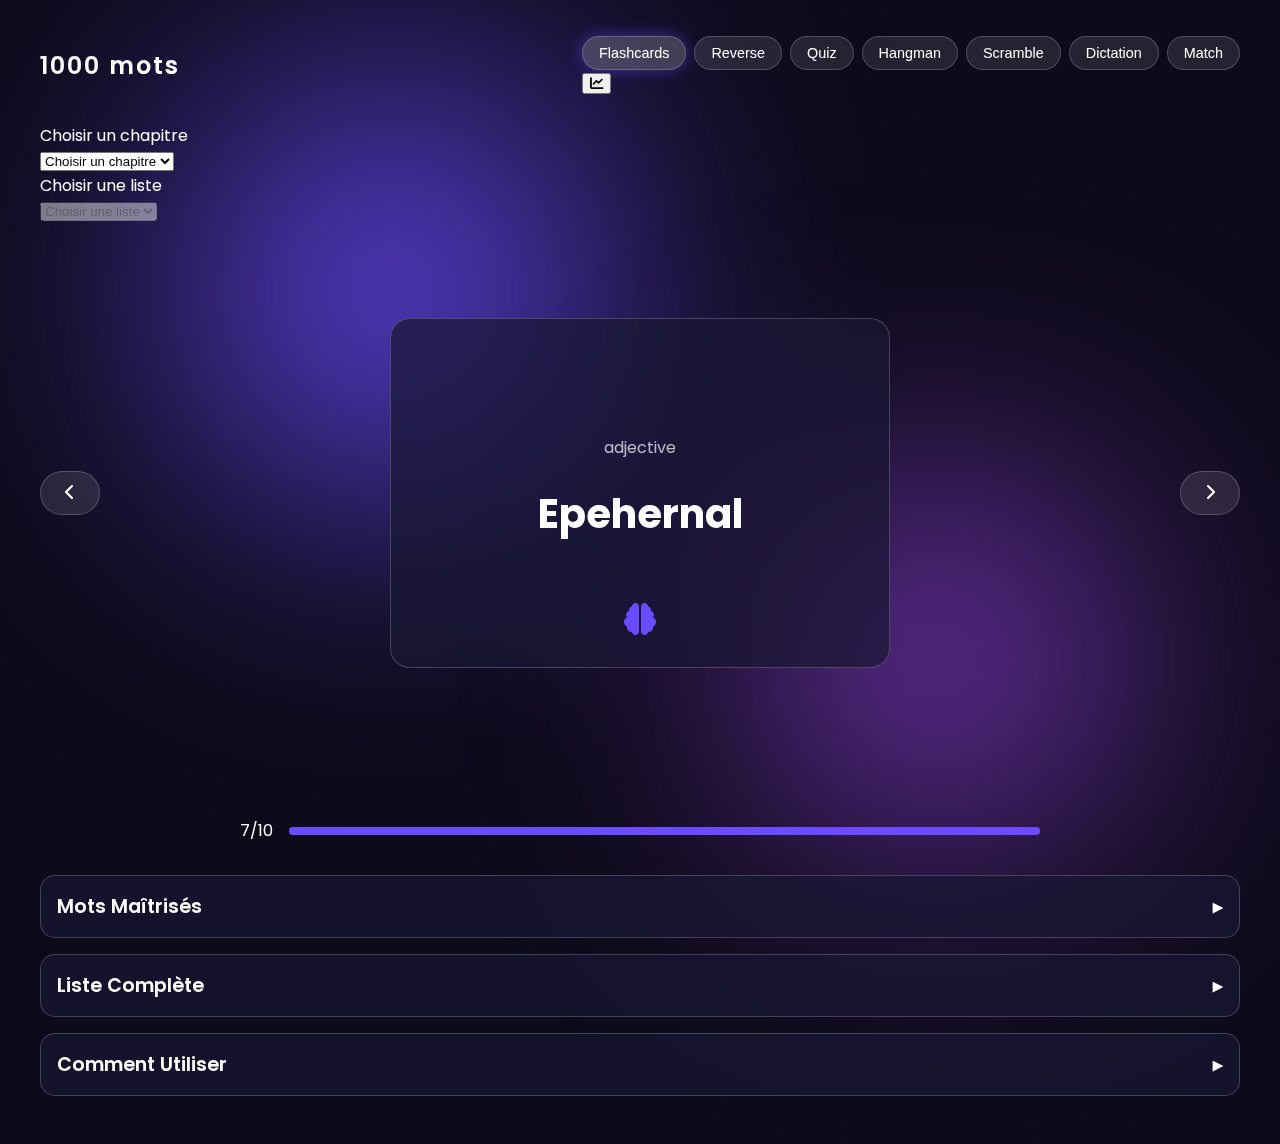
<file: index.html>
<!DOCTYPE html>
<html lang="fr">
<head>
    <meta charset="UTF-8">
    <meta name="viewport" content="width=device-width, initial-scale=1.0">
    <title>1000 mots</title>
    <link href="https://fonts.googleapis.com/css2?family=Poppins:wght@400;600;700&display=swap" rel="stylesheet">
    <link rel="stylesheet" href="https://cdnjs.cloudflare.com/ajax/libs/font-awesome/6.5.2/css/all.min.css">
    <link rel="stylesheet" href="style.css">
</head>
<body>
    <div class="blurry-shapes">
        <div class="shape-1"></div>
        <div class="shape-2"></div>
    </div>

    <div class="container">
        <header>
            <div class="header-left">
                <h1 id="mainTitle">1000 mots</h1>
            </div>
            <div class="header-right">
                <nav class="mode-selector">
                    <button id="flashcardModeBtn" class="active">Flashcards</button>
                    <button id="reverseModeBtn">Reverse</button>
                    <button id="quizModeBtn">Quiz</button>
                    <button id="hangmanModeBtn">Hangman</button>
                    <button id="scrambleModeBtn">Scramble</button>
                    <button id="dictationModeBtn">Dictation</button>
                    <button id="matchModeBtn">Match</button>
                </nav>
                <button id="statsBtn" class="icon-btn" title="Statistiques"><i class="fas fa-chart-line"></i></button>
            </div>
        </header>

        <div class="selectors-container">
            <div class="custom-select-wrapper" id="chapterSelectWrapper">
                <div class="custom-select-trigger">Choisir un chapitre</div>
                <div class="custom-options" id="customChapterOptions">
                    <select id="chapterSelect" class="styled-select hidden-select">
                        <option value="" disabled selected>Choisir un chapitre</option>
                    </select>
                </div>
            </div>
            <div class="custom-select-wrapper" id="subcategorySelectWrapper">
                <div class="custom-select-trigger">Choisir une liste</div>
                <div class="custom-options" id="customSubcategoryOptions">
                    <select id="subcategorySelect" class="styled-select hidden-select" disabled>
                        <option value="" disabled selected>Choisir une liste</option>
                    </select>
                </div>
            </div>
        </div>
        <div id="alertMessage" class="alert-message" style="display:none;"></div>

        <main id="game-zone">
            <div id="flashcardGameContainer" class="game-container active-mode">
                <button class="nav-arrow prev-arrow" id="prevCardBtn"><i class="fas fa-chevron-left"></i></button>

                <div class="card-container">
                    <div id="flashcard" class="card">
                        <div id="front" class="card-face card-front">
                            <span class="word-type">adjective</span>
                            <h2 class="word">Epehernal</h2>
                            <i class="fas fa-brain"></i>
                        </div>
                        <div id="back" class="card-face card-back">
                            <div class="card-content">
                                <p>Fugace, de courte durée</p>
                            </div>
                            <div class="feedback-buttons">
                                <button id="didntKnowBtn">Je ne l'avais pas</button>
                                <button id="masteredBtn">Maîtriser</button>
                                <button id="knewItBtn">Je l'avais</button>
                            </div>
                        </div>
                    </div>
                </div>

                <button class="nav-arrow next-arrow" id="nextCardBtn"><i class="fas fa-chevron-right"></i></button>

                <div class="bottom-ui">
                    <div class="progress-container">
                        <span id="cardCounter">7/10</span>
                        <div class="progress-bar-background">
                            <div id="progressBar" class="progress-bar-foreground"></div>
                        </div>
                    </div>
                </div>
            </div>

            <!-- Other game containers remain the same -->
            <div id="quizGameContainer" class="game-container">
                <div id="quizScore" class="quiz-score">Score: 0 / 0</div>
                <div id="quizQuestion" class="quiz-question"></div>
                <div id="quizOptions" class="quiz-options"></div>
            </div>

            <div id="hangmanGameContainer" class="game-container">
                <svg class="hangman-drawing" viewBox="0 0 200 200">
                    <line x1="10" y1="190" x2="150" y2="190" class="hangman-svg-part" />
                    <line x1="40" y1="190" x2="40" y2="20" class="hangman-svg-part" />
                    <line x1="40" y1="20" x2="120" y2="20" class="hangman-svg-part" />
                    <line x1="120" y1="20" x2="120" y2="40" class="hangman-svg-part" />
                    <circle id="head" cx="120" cy="55" r="15" class="hangman-svg-part" />
                    <line id="body" x1="120" y1="70" x2="120" y2="120" class="hangman-svg-part" />
                    <line id="arm1" x1="120" y1="80" x2="100" y2="100" class="hangman-svg-part" />
                    <line id="arm2" x1="120" y1="80" x2="140" y2="100" class="hangman-svg-part" />
                    <line id="leg1" x1="120" y1="120" x2="100" y2="150" class="hangman-svg-part" />
                    <line id="leg2" x1="120" y1="120" x2="140" y2="150" class="hangman-svg-part" />
                </svg>
                <div id="hangmanWord" class="hangman-word"></div>
                <div id="hangmanLetters" class="hangman-letters"></div>
            </div>

            <div id="scrambleGameContainer" class="game-container">
                <div id="scrambleWord" class="quiz-question"></div>
                <div id="scrambleClue" class="scramble-clue"></div>
                <input type="text" id="scrambleInput" placeholder="Écris le mot ici..." autocomplete="off">
                <button id="scrambleCheckBtn">Vérifier</button>
                <div id="scrambleFeedback" class="scramble-feedback"></div>
                <button id="scrambleNextBtn" style="display:none;">Mot Suivant &rarr;</button>
            </div>

            <div id="dictationGameContainer" class="game-container">
                <div id="dictationClue" class="dictation-clue"></div>
                <input type="text" id="dictationInput" placeholder="Écris le mot exact ici..." autocomplete="off">
                <button id="dictationCheckBtn">Vérifier</button>
                <div id="dictationFeedback" class="dictation-feedback"></div>
                <button id="dictationNextBtn" style="display:none;">Mot Suivant &rarr;</button>
            </div>

            <div id="matchGameContainer" class="game-container">
                <div id="matchScore">Paires trouvées : 0 / 6</div>
                <div id="matchGrid">
                    <div id="wordsColumn" class="match-column"></div>
                    <div id="definitionsColumn" class="match-column"></div>
                </div>
                <button id="matchNextBtn" style="display:none; margin-top: 30px;">Prochain Match &rarr;</button>
            </div>
        </main>

        <div class="details-section">
            <details id="masteredDetails">
                <summary>Mots Maîtrisés</summary>
                <div class="list-content">
                    <ul id="masteredVocabularyList" class="vocabulary-list"></ul>
                    <button id="resetMasteredBtn" class="reset-btn">Réinitialiser</button>
                </div>
            </details>
            <details id="vocabDetails">
                <summary id="listTitle">Liste Complète</summary>
                <div class="list-content">
                    <ul id="fullVocabularyList" class="vocabulary-list"></ul>
                </div>
            </details>

            <details>
                <summary>Comment Utiliser</summary>
                <div class="instructions-content">
                    <p>
                        - **Sélecteur de Chapitre** : Choisis la catégorie de vocabulaire à réviser en haut de la page.
                        - **Mode Cartes** : Clique sur la carte pour voir la définition, puis dis si tu l'avais ou non. Les mots non connus reviendront plus souvent.
                        - **Mode Quiz** : Lis le mot ou la définition et choisis la bonne réponse.
                        - **Mode Pendu** : Devine le mot en cliquant sur les lettres.
                        - **Mots Mélangés** : Un mot est mélangé, retrouve le mot original avec l'aide de sa définition.
                        - **Mode Dictée** : Écris le mot exact correspondant à la définition. (Attention aux accents et à l'orthographe exacte).
                        - **Mode Association** : Associe les mots à leur définition en cliquant sur une paire.
                    </p>
                </div>
            </details>
        </div>

    </div>

    <div id="statsModal" class="modal" style="display: none;">
        <div class="modal-content stats-content">
            <div class="stats-header">
                <h3><i class="fas fa-terminal"></i> USER_STATS_LOG</h3>
                <button class="close-modal">&times;</button>
            </div>
            
            <div class="stats-grid">
                <div class="stat-card main-stat">
                    <span class="stat-label">MAÎTRISE GLOBALE</span>
                    <span class="stat-value" id="statTotalMastered">0%</span>
                    <div class="stat-bar-bg"><div class="stat-bar-fg" id="statTotalBar"></div></div>
                </div>

                <div class="stat-card">
                    <span class="stat-label">TEMPS TOTAL</span>
                    <span class="stat-value" id="statTime">00:00:00</span>
                </div>
            </div>

            <div class="radar-container">
                <svg id="radarChart" viewBox="0 0 200 200"></svg>
            </div>

            <div class="detailed-stats">
                <div class="detail-row"><span>RETENTION SYNAPTIQUE (Mémoire)</span> <span id="lvlMemory" class="stat-lvl">Lvl 1</span></div>
                <div class="detail-row"><span>VÉLOCITÉ COGNITIVE (Vitesse)</span> <span id="lvlSpeed" class="stat-lvl">Lvl 1</span></div>
                <div class="detail-row"><span>PRÉCISION LEXICALE (Ortho)</span> <span id="lvlPrecision" class="stat-lvl">Lvl 1</span></div>
                <div class="detail-row"><span>RECONNAISSANCE PATTERNS (Logique)</span> <span id="lvlLogic" class="stat-lvl">Lvl 1</span></div>
            </div>
        </div>
    </div>
    
    <script src="vocab_data.js"></script>
    <script src="app.js"></script>
</body>
</html>
</file>
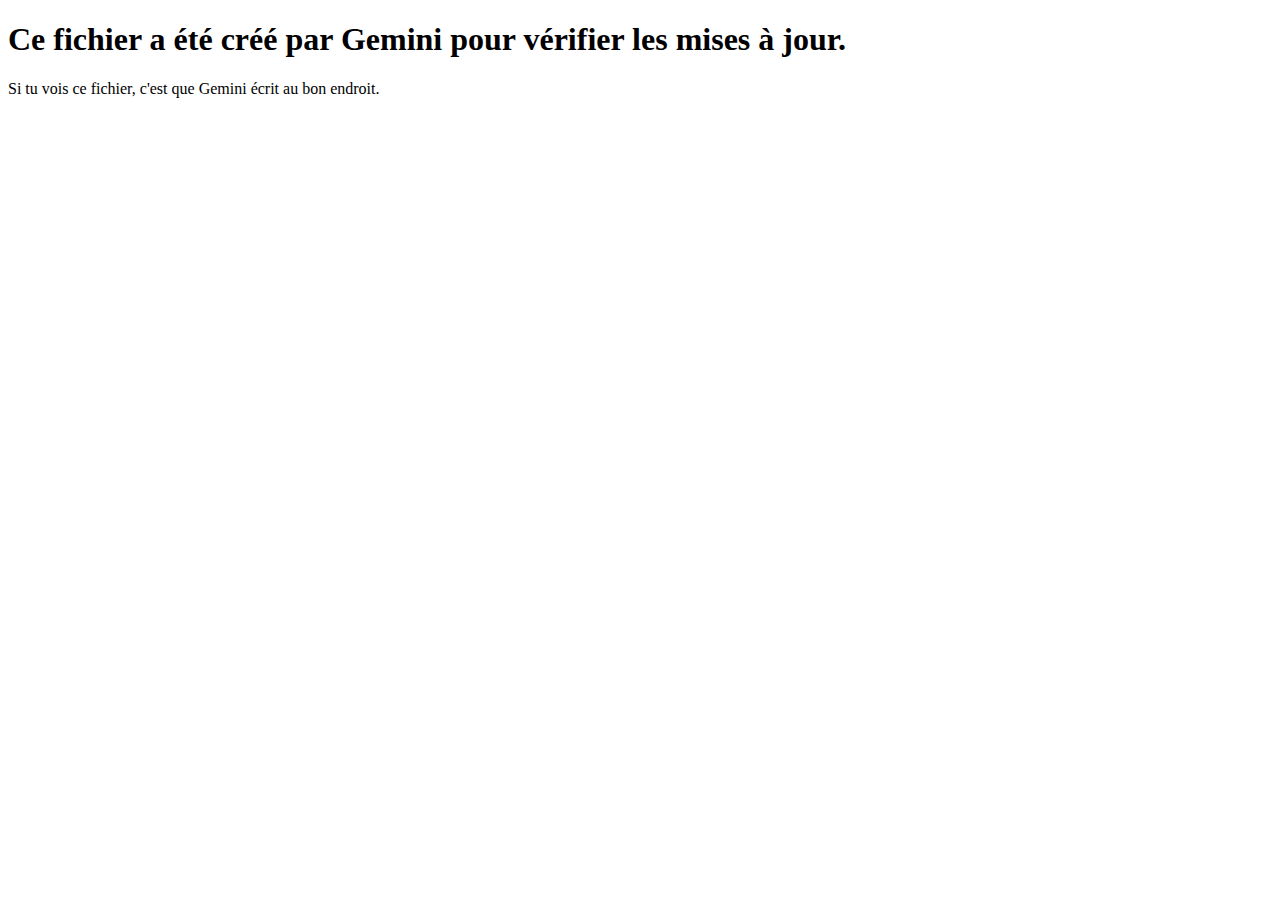
<file: test_maj.html>
<!DOCTYPE html>
<html>
<head>
    <title>Test MAJ</title>
</head>
<body>
    <h1>Ce fichier a été créé par Gemini pour vérifier les mises à jour.</h1>
    <p>Si tu vois ce fichier, c'est que Gemini écrit au bon endroit.</p>
</body>
</html>
</file>
<file: style.css>
:root {
    --background-color: #0D0B1A;
    --card-background: rgba(26, 23, 52, 0.7);
    --text-color: #FFFFFF;
    --primary-glow: #6A4BFF;
    --secondary-glow: #A84BFF;
    --button-bg: rgba(255, 255, 255, 0.1);
    --button-hover-bg: rgba(255, 255, 255, 0.2);
    --border-color: rgba(255, 255, 255, 0.2);
    --font-family: 'Poppins', sans-serif;
    --correct-color: #28a745;
    --incorrect-color: #dc3545;
}

body {
    font-family: var(--font-family);
    background-color: var(--background-color);
    color: var(--text-color);
    margin: 0;
    padding: 2rem;
    display: flex;
    justify-content: center;
    align-items: flex-start;
    min-height: 100vh;
    overflow-x: hidden;
    position: relative;
}

.blurry-shapes {
    position: fixed;
    width: 100%;
    height: 100%;
    top: 0;
    left: 0;
    z-index: -1;
}

.shape-1, .shape-2 {
    position: absolute;
    border-radius: 50%;
    filter: blur(150px);
}

.shape-1 { width: 400px; height: 400px; background: var(--primary-glow); top: 10%; left: 15%; animation: move-around 20s infinite alternate; }
.shape-2 { width: 300px; height: 300px; background: var(--secondary-glow); bottom: 10%; right: 15%; animation: move-around 25s infinite alternate-reverse; }

@keyframes move-around {
    0% { transform: translate(0, 0); }
    100% { transform: translate(100px, 50px); }
}

.container {
    width: 100%;
    max-width: 1200px;
    background-color: transparent;
    padding: 0;
    display: flex;
    flex-direction: column;
    box-sizing: border-box;
}

header {
    display: flex;
    justify-content: space-between;
    align-items: center;
    margin-bottom: 1.5rem;
    flex-wrap: wrap;
}

#mainTitle { font-size: 1.5rem; font-weight: 600; letter-spacing: 2px; }

.mode-selector { display: flex; gap: 0.5rem; flex-wrap: wrap; }
.mode-selector button {
    background: var(--button-bg);
    border: 1px solid var(--border-color);
    color: var(--text-color);
    padding: 0.5rem 1rem;
    border-radius: 50px;
    cursor: pointer;
    font-size: 0.9rem;
    transition: background-color 0.3s, box-shadow 0.3s;
}
.mode-selector button:hover, .mode-selector button.active { background: var(--button-hover-bg); box-shadow: 0 0 15px rgba(106, 75, 255, 0.5); }

.chapter-selector { display: flex; justify-content: center; gap: 0.5rem; margin-bottom: 1rem; flex-wrap: wrap; }
.chapter-selector button {
    background: none;
    border: 1px solid var(--border-color);
    color: var(--text-color);
    padding: 0.5rem 1rem;
    border-radius: 50px;
    cursor: pointer;
    transition: background-color 0.3s, color 0.3s;
}
.chapter-selector button.active { background-color: var(--primary-glow); color: var(--background-color); border-color: var(--primary-glow); }

#alertMessage { padding: 1rem; border-radius: 15px; text-align: center; margin-bottom: 1rem; font-weight: 600; }

#game-zone {
    flex-grow: 1;
    position: relative;
    display: flex;
    justify-content: center;
    align-items: center;
    min-height: 60vh;
    margin-bottom: 5rem;
}

@keyframes fadeIn {
    from { opacity: 0; transform: scale(0.98); }
    to { opacity: 1; transform: scale(1); }
}

.game-container {
    animation: fadeIn 0.4s ease-out;
    display: none;
    width: 100%;
    height: 100%;
    flex-direction: column;
    align-items: center;
    justify-content: center;
    background: var(--card-background);
    border-radius: 20px;
    padding: 2rem;
    box-sizing: border-box;
}
.game-container.active-mode { display: flex; }

#flashcardGameContainer { background: none; padding: 0; flex-direction: row; justify-content: space-between; align-items: center; }

.card-container { width: 60%; max-width: 500px; height: 350px; perspective: 1500px; position: relative; }
.card { width: 100%; height: 100%; position: relative; transform-style: preserve-3d; transition: transform 0.7s cubic-bezier(0.4, 0.0, 0.2, 1); }
.card.flipped { transform: rotateY(180deg); }
.card-face { position: absolute; width: 100%; height: 100%; backface-visibility: hidden; border-radius: 20px; background: var(--card-background); border: 1px solid var(--border-color); backdrop-filter: blur(10px); display: flex; flex-direction: column; justify-content: center; align-items: center; padding: 2rem; box-sizing: border-box; text-align: center; }
.card-back { transform: rotateY(180deg); }
.word-type { font-size: 1rem; color: rgba(255, 255, 255, 0.7); margin-bottom: 1rem; }
.word { font-size: 2.5rem; font-weight: 700; margin: 0.5rem 0; }
.card-face .fa-brain { font-size: 2rem; color: var(--primary-glow); position: absolute; bottom: 2rem; }
.card-back p { font-size: 1.5rem; margin-bottom: 1.5rem; }
.feedback-buttons { display: flex; gap: 1rem; position: absolute; bottom: 2rem; }
.feedback-buttons button { padding: 0.5rem 1rem; font-size: 0.9rem; }
#didntKnowBtn { background-color: var(--incorrect-color); }
#knewItBtn { background-color: var(--correct-color); }
#masteredBtn { background-color: var(--secondary-glow); }


.nav-arrow { background: none; border: none; color: var(--text-color); font-size: 2.5rem; cursor: pointer; padding: 1rem; }

.bottom-ui { position: absolute; bottom: -80px; left: 50%; transform: translateX(-50%); width: 100%; max-width: 800px; display: flex; flex-direction: column; align-items: center; gap: 1rem; }
.progress-container { width: 100%; display: flex; align-items: center; gap: 1rem; }
#cardCounter { font-size: 1rem; white-space: nowrap; }
.progress-bar-background { width: 100%; height: 8px; background: rgba(255, 255, 255, 0.1); border-radius: 4px; }
.progress-bar-foreground { height: 100%; background: var(--primary-glow); border-radius: 4px; transition: width 0.3s; }

.game-container button {
    background: var(--button-bg); border: 1px solid var(--border-color); color: var(--text-color);
    padding: 0.75rem 1.5rem; border-radius: 50px; cursor: pointer; font-size: 1rem; transition: all 0.3s;
}
.game-container button:hover { background: var(--button-hover-bg); box-shadow: 0 0 15px rgba(106, 75, 255, 0.5); }


.details-section { margin-top: 2rem; }
details { background: var(--card-background); border-radius: 15px; margin-bottom: 1rem; border: 1px solid var(--border-color); overflow: hidden; }
summary { padding: 1rem; font-size: 1.2rem; font-weight: 600; cursor: pointer; list-style: none; position: relative; }
summary::-webkit-details-marker { display: none; }
summary::after { content: '▸'; position: absolute; right: 1rem; transition: transform 0.3s; }
details[open] summary::after { transform: rotate(90deg); }
.list-content, .instructions-content {
    padding: 0 1rem 1rem 1rem;
    text-align: left;
    max-height: 0;
    overflow: hidden;
    transition: max-height 0.5s ease-out, padding 0.5s ease-out;
}
details[open] .list-content, details[open] .instructions-content {
    max-height: 1000px; /* Large enough value */
    padding: 0 1rem 1rem 1rem;
}
.vocabulary-list { columns: 2; gap: 2rem; list-style-type: none; padding-left: 0;}
.vocabulary-list li { display: flex; justify-content: space-between; align-items: center; margin-bottom: 0.5rem; }
.delete-word-btn { background: none; border: none; color: var(--incorrect-color); cursor: pointer; font-size: 1.2rem; }
.reset-btn { background-color: var(--incorrect-color); color: white; border: none; padding: 0.5rem 1rem; border-radius: 5px; cursor: pointer; display: block; margin: 1rem auto 0; }

/* --- Other Game Styles --- */
.game-container input { background: var(--button-bg); border: 1px solid var(--border-color); color: var(--text-color); padding: 0.75rem 1.5rem; border-radius: 50px; font-size: 1rem; text-align: center; margin: 1rem 0; }
.quiz-score, #matchScore { font-size: 1.2rem; margin-bottom: 1rem; color: var(--primary-glow); }
.quiz-question { font-size: 1.8rem; font-weight: 600; margin-bottom: 2rem; min-height: 80px; text-align: center; }
.scramble-clue, .dictation-clue { font-size: 1.1em; color: rgba(255, 255, 255, 0.7); margin-bottom: 1rem; }
.scramble-feedback, .dictation-feedback { font-weight: 700; margin-top: 1rem; min-height: 24px; }

.quiz-options { display: grid; grid-template-columns: repeat(auto-fit, minmax(250px, 1fr)); gap: 1rem; width: 100%; }
.quiz-options button { padding: 1rem; border-radius: 15px; }
.quiz-options button.correct { background: var(--correct-color); border-color: var(--correct-color); }
.quiz-options button.incorrect { background: var(--incorrect-color); border-color: var(--incorrect-color); }

.hangman-drawing { width: 150px; height: 150px; margin-bottom: 1.5rem; }
.hangman-svg-part { stroke: var(--text-color); stroke-width: 3; fill: none; display: none; }
.hangman-word { font-size: 2rem; letter-spacing: 0.5rem; margin-bottom: 1.5rem; }
.hangman-letters { display: flex; flex-wrap: wrap; gap: 0.5rem; justify-content: center; }
.hangman-letters button { width: 40px; height: 40px; border-radius: 8px; }
.hangman-letters button:disabled { opacity: 0.5; cursor: not-allowed; }

#matchGrid { display: grid; grid-template-columns: 1fr 1fr; gap: 1rem; width: 100%; max-width: 700px; }
.match-column { display: flex; flex-direction: column; gap: 0.5rem; }
.match-item { padding: 1rem; border-radius: 10px; cursor: pointer; background: var(--button-bg); transition: all 0.2s; }
.match-item.selected { background: var(--primary-glow); }
.match-item.matched { background: var(--correct-color); opacity: 0.7; pointer-events: none; }
.match-item.error { background: var(--incorrect-color); animation: shake 0.5s; }
@keyframes shake { 0%, 100% { transform: translateX(0); } 20%, 60% { transform: translateX(-5px); } 40%, 80% { transform: translateX(5px); } }

.modal { display: none; position: fixed; z-index: 100; left: 0; top: 0; width: 100%; height: 100%; background-color: rgba(0,0,0,0.6); justify-content: center; align-items: center; }
.modal-content { background: var(--card-background); padding: 2rem; border-radius: 20px; width: 90%; max-width: 500px; border: 1px solid var(--border-color); }
.modal-buttons { display: flex; flex-direction: column; gap: 1rem; margin-top: 1.5rem; }
.modal-buttons button { width: 100%; padding: 1rem; border-radius: 10px; border: none; cursor: pointer; font-size: 1rem; font-weight: 600; }

@media (max-width: 768px) {
    body { padding: 1rem; }
    header, .mode-selector, .chapter-selector { flex-direction: column; gap: 1rem; }
    #game-zone { min-height: 400px; margin-bottom: 2rem;}
    #flashcardGameContainer { flex-direction: column; }
    .card-container { width: 90%; height: 300px; order: 1; }
    .nav-arrow { display: none; }
    .bottom-ui { position: static; transform: none; width: 100%; margin-top: 1rem; order: 2; }
    .details-section { margin-top: 2rem; }
    .quiz-options, #matchGrid, .vocabulary-list { grid-template-columns: 1fr; columns: 1; }
}
</file>
